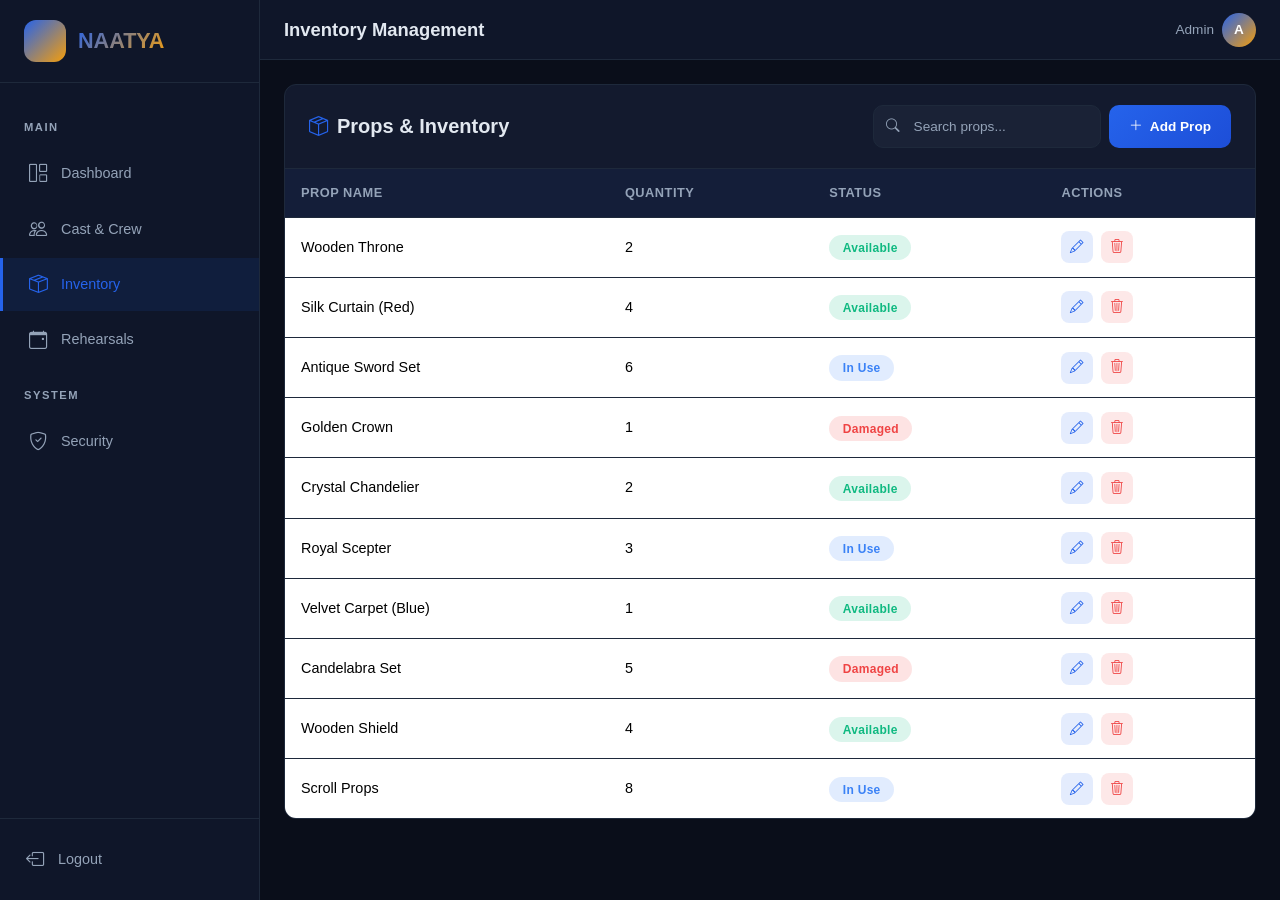
<file: inventory.html>
<!DOCTYPE html>
<html lang="en">
<head>
  <meta charset="UTF-8">
  <meta name="viewport" content="width=device-width, initial-scale=1.0">
  <title>NAATYA - Inventory</title>
  <link href="https://cdn.jsdelivr.net/npm/bootstrap@5.3.3/dist/css/bootstrap.min.css" rel="stylesheet">
  <link href="https://cdn.jsdelivr.net/npm/bootstrap-icons@1.11.3/font/bootstrap-icons.min.css" rel="stylesheet">
  <link href="assets/css/style.css" rel="stylesheet">
</head>
<body>
  <div class="wrapper">
    <!-- Sidebar -->
    <aside id="sidebar" class="sidebar">
      <div class="sidebar-brand">
        <div class="sidebar-brand-icon"><i class="bi bi-masks-theater"></i></div>
        <span class="sidebar-brand-text">NAATYA</span>
      </div>
      <nav class="sidebar-nav">
        <div class="nav-section-title">Main</div>
        <a href="dashboard.html" class="sidebar-link">
          <i class="bi bi-grid-1x2"></i> Dashboard
        </a>
        <a href="members.html" class="sidebar-link">
          <i class="bi bi-people"></i> Cast & Crew
        </a>
        <a href="inventory.html" class="sidebar-link active">
          <i class="bi bi-box-seam"></i> Inventory
        </a>
        <a href="rehearsals.html" class="sidebar-link">
          <i class="bi bi-calendar-event"></i> Rehearsals
        </a>
        <div class="nav-section-title">System</div>
        <a href="security.html" class="sidebar-link">
          <i class="bi bi-shield-check"></i> Security
        </a>
      </nav>
      <div class="sidebar-footer">
        <a href="#" class="sidebar-link btn-logout">
          <i class="bi bi-box-arrow-left"></i> Logout
        </a>
      </div>
    </aside>

    <div id="sidebarOverlay" class="sidebar-overlay"></div>

    <!-- Main Content -->
    <main class="main-content">
      <header class="top-navbar">
        <div class="d-flex align-items-center gap-3">
          <button id="sidebarToggle" class="btn-sidebar-toggle"><i class="bi bi-list"></i></button>
          <span class="page-title">Inventory Management</span>
        </div>
        <div class="navbar-actions">
          <div class="user-badge">
            <span class="d-none d-sm-inline">Admin</span>
            <div class="user-avatar">A</div>
          </div>
        </div>
      </header>

      <div class="content-area">
        <div class="content-card">
          <div class="card-header-custom">
            <h5><i class="bi bi-box-seam text-naatya-primary"></i> Props & Inventory</h5>
            <div class="d-flex gap-2 flex-wrap">
              <div class="search-bar">
                <i class="bi bi-search"></i>
                <input type="text" id="propSearch" placeholder="Search props...">
              </div>
              <button id="btnAddProp" class="btn-primary-naatya">
                <i class="bi bi-plus-lg me-1"></i> Add Prop
              </button>
            </div>
          </div>
          <div class="card-body-custom p-0">
            <div class="table-responsive">
              <table class="table table-naatya mb-0">
                <thead>
                  <tr>
                    <th>Prop Name</th>
                    <th>Quantity</th>
                    <th>Status</th>
                    <th>Actions</th>
                  </tr>
                </thead>
                <tbody id="propsTableBody">
                  <tr data-prop-id="P1">
                    <td>Wooden Throne</td>
                    <td>2</td>
                    <td><span class="badge-status badge-available">Available</span></td>
                    <td>
                      <button class="btn-action btn-action-edit me-1" title="Edit"><i class="bi bi-pencil"></i></button>
                      <button class="btn-action btn-action-delete" title="Delete"><i class="bi bi-trash3"></i></button>
                    </td>
                  </tr>
                  <tr data-prop-id="P2">
                    <td>Silk Curtain (Red)</td>
                    <td>4</td>
                    <td><span class="badge-status badge-available">Available</span></td>
                    <td>
                      <button class="btn-action btn-action-edit me-1" title="Edit"><i class="bi bi-pencil"></i></button>
                      <button class="btn-action btn-action-delete" title="Delete"><i class="bi bi-trash3"></i></button>
                    </td>
                  </tr>
                  <tr data-prop-id="P3">
                    <td>Antique Sword Set</td>
                    <td>6</td>
                    <td><span class="badge-status badge-in-use">In Use</span></td>
                    <td>
                      <button class="btn-action btn-action-edit me-1" title="Edit"><i class="bi bi-pencil"></i></button>
                      <button class="btn-action btn-action-delete" title="Delete"><i class="bi bi-trash3"></i></button>
                    </td>
                  </tr>
                  <tr data-prop-id="P4">
                    <td>Golden Crown</td>
                    <td>1</td>
                    <td><span class="badge-status badge-damaged">Damaged</span></td>
                    <td>
                      <button class="btn-action btn-action-edit me-1" title="Edit"><i class="bi bi-pencil"></i></button>
                      <button class="btn-action btn-action-delete" title="Delete"><i class="bi bi-trash3"></i></button>
                    </td>
                  </tr>
                  <tr data-prop-id="P5">
                    <td>Crystal Chandelier</td>
                    <td>2</td>
                    <td><span class="badge-status badge-available">Available</span></td>
                    <td>
                      <button class="btn-action btn-action-edit me-1" title="Edit"><i class="bi bi-pencil"></i></button>
                      <button class="btn-action btn-action-delete" title="Delete"><i class="bi bi-trash3"></i></button>
                    </td>
                  </tr>
                  <tr data-prop-id="P6">
                    <td>Royal Scepter</td>
                    <td>3</td>
                    <td><span class="badge-status badge-in-use">In Use</span></td>
                    <td>
                      <button class="btn-action btn-action-edit me-1" title="Edit"><i class="bi bi-pencil"></i></button>
                      <button class="btn-action btn-action-delete" title="Delete"><i class="bi bi-trash3"></i></button>
                    </td>
                  </tr>
                  <tr data-prop-id="P7">
                    <td>Velvet Carpet (Blue)</td>
                    <td>1</td>
                    <td><span class="badge-status badge-available">Available</span></td>
                    <td>
                      <button class="btn-action btn-action-edit me-1" title="Edit"><i class="bi bi-pencil"></i></button>
                      <button class="btn-action btn-action-delete" title="Delete"><i class="bi bi-trash3"></i></button>
                    </td>
                  </tr>
                  <tr data-prop-id="P8">
                    <td>Candelabra Set</td>
                    <td>5</td>
                    <td><span class="badge-status badge-damaged">Damaged</span></td>
                    <td>
                      <button class="btn-action btn-action-edit me-1" title="Edit"><i class="bi bi-pencil"></i></button>
                      <button class="btn-action btn-action-delete" title="Delete"><i class="bi bi-trash3"></i></button>
                    </td>
                  </tr>
                  <tr data-prop-id="P9">
                    <td>Wooden Shield</td>
                    <td>4</td>
                    <td><span class="badge-status badge-available">Available</span></td>
                    <td>
                      <button class="btn-action btn-action-edit me-1" title="Edit"><i class="bi bi-pencil"></i></button>
                      <button class="btn-action btn-action-delete" title="Delete"><i class="bi bi-trash3"></i></button>
                    </td>
                  </tr>
                  <tr data-prop-id="P10">
                    <td>Scroll Props</td>
                    <td>8</td>
                    <td><span class="badge-status badge-in-use">In Use</span></td>
                    <td>
                      <button class="btn-action btn-action-edit me-1" title="Edit"><i class="bi bi-pencil"></i></button>
                      <button class="btn-action btn-action-delete" title="Delete"><i class="bi bi-trash3"></i></button>
                    </td>
                  </tr>
                </tbody>
              </table>
            </div>
          </div>
        </div>
      </div>
    </main>
  </div>

  <!-- Add/Edit Prop Modal -->
  <div class="modal fade" id="propModal" tabindex="-1" aria-hidden="true">
    <div class="modal-dialog modal-dialog-centered">
      <div class="modal-content">
        <div class="modal-header">
          <h5 class="modal-title" id="propModalLabel">Add New Prop</h5>
          <button type="button" class="btn-close" data-bs-dismiss="modal" aria-label="Close"></button>
        </div>
        <div class="modal-body">
          <form id="propForm">
            <input type="hidden" id="propId">
            <div class="mb-3">
              <label for="propName" class="form-label">Prop Name</label>
              <input type="text" class="form-control" id="propName" placeholder="Enter prop name" required>
            </div>
            <div class="mb-3">
              <label for="propQuantity" class="form-label">Quantity</label>
              <input type="number" class="form-control" id="propQuantity" placeholder="Enter quantity" min="1" required>
            </div>
            <div class="mb-3">
              <label for="propStatus" class="form-label">Status</label>
              <select class="form-select" id="propStatus">
                <option value="Available">Available</option>
                <option value="In Use">In Use</option>
                <option value="Damaged">Damaged</option>
              </select>
            </div>
          </form>
        </div>
        <div class="modal-footer">
          <button type="button" class="btn btn-sm" style="color:var(--naatya-text-muted);" data-bs-dismiss="modal">Cancel</button>
          <button type="button" id="btnSaveProp" class="btn-primary-naatya">Save Prop</button>
        </div>
      </div>
    </div>
  </div>

  <!-- Blur Overlay for Tab Switch -->
  <div id="blurOverlay" class="blur-overlay">
    <div class="blur-message">
      <i class="bi bi-shield-lock"></i>
      <h4>Tab Switch Detected</h4>
      <p>Content hidden for security. Click to resume.</p>
    </div>
  </div>

  <script src="https://cdn.jsdelivr.net/npm/bootstrap@5.3.3/dist/js/bootstrap.bundle.min.js"></script>
  <script src="assets/js/script.js"></script>
</body>
</html>
</file>
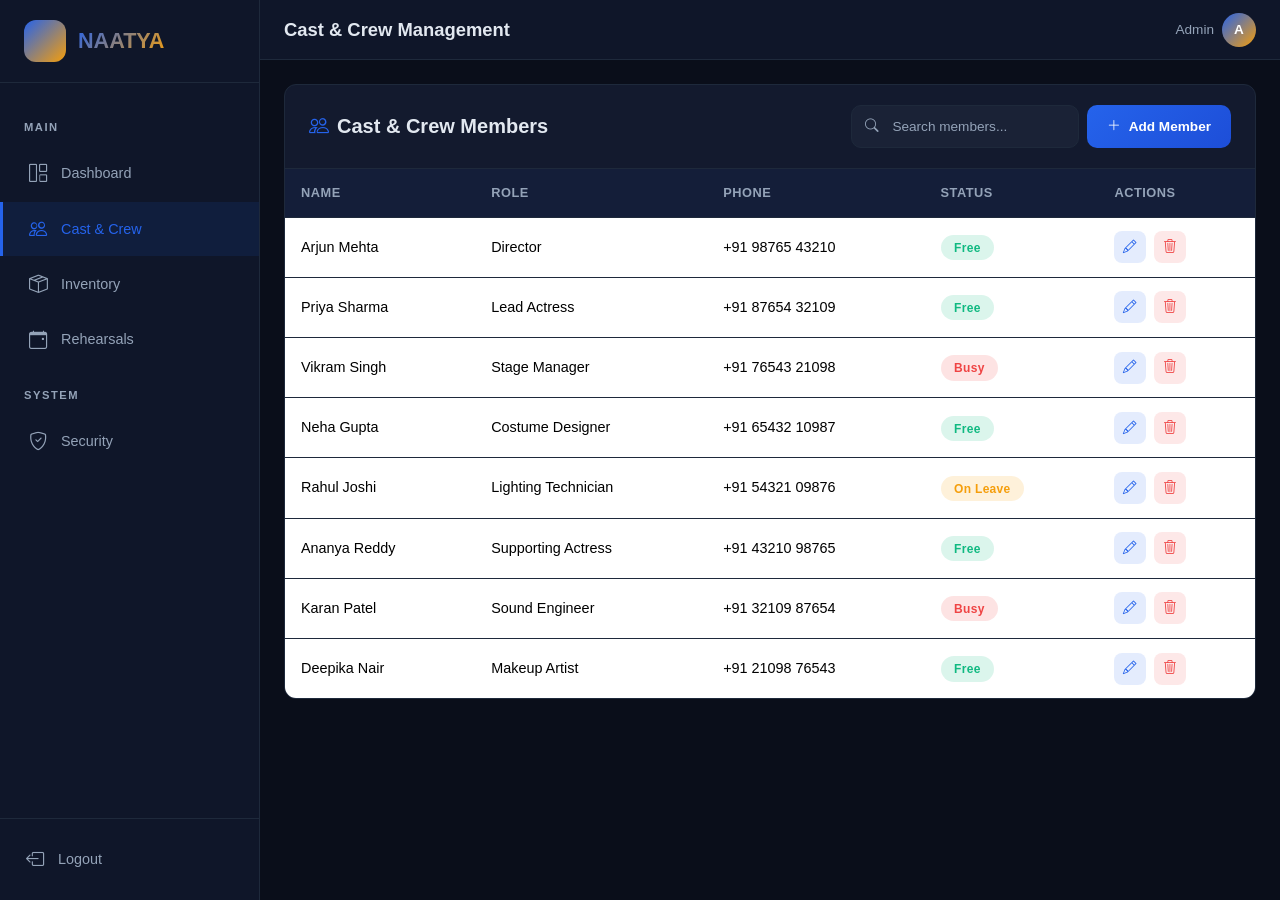
<file: members.html>
<!DOCTYPE html>
<html lang="en">
<head>
  <meta charset="UTF-8">
  <meta name="viewport" content="width=device-width, initial-scale=1.0">
  <title>NAATYA - Cast & Crew</title>
  <link href="https://cdn.jsdelivr.net/npm/bootstrap@5.3.3/dist/css/bootstrap.min.css" rel="stylesheet">
  <link href="https://cdn.jsdelivr.net/npm/bootstrap-icons@1.11.3/font/bootstrap-icons.min.css" rel="stylesheet">
  <link href="assets/css/style.css" rel="stylesheet">
</head>
<body>
  <div class="wrapper">
    <!-- Sidebar -->
    <aside id="sidebar" class="sidebar">
      <div class="sidebar-brand">
        <div class="sidebar-brand-icon"><i class="bi bi-masks-theater"></i></div>
        <span class="sidebar-brand-text">NAATYA</span>
      </div>
      <nav class="sidebar-nav">
        <div class="nav-section-title">Main</div>
        <a href="dashboard.html" class="sidebar-link">
          <i class="bi bi-grid-1x2"></i> Dashboard
        </a>
        <a href="members.html" class="sidebar-link active">
          <i class="bi bi-people"></i> Cast & Crew
        </a>
        <a href="inventory.html" class="sidebar-link">
          <i class="bi bi-box-seam"></i> Inventory
        </a>
        <a href="rehearsals.html" class="sidebar-link">
          <i class="bi bi-calendar-event"></i> Rehearsals
        </a>
        <div class="nav-section-title">System</div>
        <a href="security.html" class="sidebar-link">
          <i class="bi bi-shield-check"></i> Security
        </a>
      </nav>
      <div class="sidebar-footer">
        <a href="#" class="sidebar-link btn-logout">
          <i class="bi bi-box-arrow-left"></i> Logout
        </a>
      </div>
    </aside>

    <div id="sidebarOverlay" class="sidebar-overlay"></div>

    <!-- Main Content -->
    <main class="main-content">
      <header class="top-navbar">
        <div class="d-flex align-items-center gap-3">
          <button id="sidebarToggle" class="btn-sidebar-toggle"><i class="bi bi-list"></i></button>
          <span class="page-title">Cast & Crew Management</span>
        </div>
        <div class="navbar-actions">
          <div class="user-badge">
            <span class="d-none d-sm-inline">Admin</span>
            <div class="user-avatar">A</div>
          </div>
        </div>
      </header>

      <div class="content-area">
        <div class="content-card">
          <div class="card-header-custom">
            <h5><i class="bi bi-people text-naatya-primary"></i> Cast & Crew Members</h5>
            <div class="d-flex gap-2 flex-wrap">
              <div class="search-bar">
                <i class="bi bi-search"></i>
                <input type="text" id="memberSearch" placeholder="Search members...">
              </div>
              <button id="btnAddMember" class="btn-primary-naatya">
                <i class="bi bi-plus-lg me-1"></i> Add Member
              </button>
            </div>
          </div>
          <div class="card-body-custom p-0">
            <div class="table-responsive">
              <table class="table table-naatya mb-0">
                <thead>
                  <tr>
                    <th>Name</th>
                    <th>Role</th>
                    <th>Phone</th>
                    <th>Status</th>
                    <th>Actions</th>
                  </tr>
                </thead>
                <tbody id="membersTableBody">
                  <tr data-member-id="M1">
                    <td>Arjun Mehta</td>
                    <td>Director</td>
                    <td>+91 98765 43210</td>
                    <td><span class="badge-status badge-free">Free</span></td>
                    <td>
                      <button class="btn-action btn-action-edit me-1" title="Edit"><i class="bi bi-pencil"></i></button>
                      <button class="btn-action btn-action-delete" title="Delete"><i class="bi bi-trash3"></i></button>
                    </td>
                  </tr>
                  <tr data-member-id="M2">
                    <td>Priya Sharma</td>
                    <td>Lead Actress</td>
                    <td>+91 87654 32109</td>
                    <td><span class="badge-status badge-free">Free</span></td>
                    <td>
                      <button class="btn-action btn-action-edit me-1" title="Edit"><i class="bi bi-pencil"></i></button>
                      <button class="btn-action btn-action-delete" title="Delete"><i class="bi bi-trash3"></i></button>
                    </td>
                  </tr>
                  <tr data-member-id="M3">
                    <td>Vikram Singh</td>
                    <td>Stage Manager</td>
                    <td>+91 76543 21098</td>
                    <td><span class="badge-status badge-busy">Busy</span></td>
                    <td>
                      <button class="btn-action btn-action-edit me-1" title="Edit"><i class="bi bi-pencil"></i></button>
                      <button class="btn-action btn-action-delete" title="Delete"><i class="bi bi-trash3"></i></button>
                    </td>
                  </tr>
                  <tr data-member-id="M4">
                    <td>Neha Gupta</td>
                    <td>Costume Designer</td>
                    <td>+91 65432 10987</td>
                    <td><span class="badge-status badge-free">Free</span></td>
                    <td>
                      <button class="btn-action btn-action-edit me-1" title="Edit"><i class="bi bi-pencil"></i></button>
                      <button class="btn-action btn-action-delete" title="Delete"><i class="bi bi-trash3"></i></button>
                    </td>
                  </tr>
                  <tr data-member-id="M5">
                    <td>Rahul Joshi</td>
                    <td>Lighting Technician</td>
                    <td>+91 54321 09876</td>
                    <td><span class="badge-status badge-on-leave">On Leave</span></td>
                    <td>
                      <button class="btn-action btn-action-edit me-1" title="Edit"><i class="bi bi-pencil"></i></button>
                      <button class="btn-action btn-action-delete" title="Delete"><i class="bi bi-trash3"></i></button>
                    </td>
                  </tr>
                  <tr data-member-id="M6">
                    <td>Ananya Reddy</td>
                    <td>Supporting Actress</td>
                    <td>+91 43210 98765</td>
                    <td><span class="badge-status badge-free">Free</span></td>
                    <td>
                      <button class="btn-action btn-action-edit me-1" title="Edit"><i class="bi bi-pencil"></i></button>
                      <button class="btn-action btn-action-delete" title="Delete"><i class="bi bi-trash3"></i></button>
                    </td>
                  </tr>
                  <tr data-member-id="M7">
                    <td>Karan Patel</td>
                    <td>Sound Engineer</td>
                    <td>+91 32109 87654</td>
                    <td><span class="badge-status badge-busy">Busy</span></td>
                    <td>
                      <button class="btn-action btn-action-edit me-1" title="Edit"><i class="bi bi-pencil"></i></button>
                      <button class="btn-action btn-action-delete" title="Delete"><i class="bi bi-trash3"></i></button>
                    </td>
                  </tr>
                  <tr data-member-id="M8">
                    <td>Deepika Nair</td>
                    <td>Makeup Artist</td>
                    <td>+91 21098 76543</td>
                    <td><span class="badge-status badge-free">Free</span></td>
                    <td>
                      <button class="btn-action btn-action-edit me-1" title="Edit"><i class="bi bi-pencil"></i></button>
                      <button class="btn-action btn-action-delete" title="Delete"><i class="bi bi-trash3"></i></button>
                    </td>
                  </tr>
                </tbody>
              </table>
            </div>
          </div>
        </div>
      </div>
    </main>
  </div>

  <!-- Add/Edit Member Modal -->
  <div class="modal fade" id="memberModal" tabindex="-1" aria-hidden="true">
    <div class="modal-dialog modal-dialog-centered">
      <div class="modal-content">
        <div class="modal-header">
          <h5 class="modal-title" id="memberModalLabel">Add New Member</h5>
          <button type="button" class="btn-close" data-bs-dismiss="modal" aria-label="Close"></button>
        </div>
        <div class="modal-body">
          <form id="memberForm">
            <input type="hidden" id="memberId">
            <div class="mb-3">
              <label for="memberName" class="form-label">Full Name</label>
              <input type="text" class="form-control" id="memberName" placeholder="Enter full name" required>
            </div>
            <div class="mb-3">
              <label for="memberRole" class="form-label">Role</label>
              <input type="text" class="form-control" id="memberRole" placeholder="e.g., Director, Actor, Technician" required>
            </div>
            <div class="mb-3">
              <label for="memberPhone" class="form-label">Phone Number</label>
              <input type="tel" class="form-control" id="memberPhone" placeholder="+91 XXXXX XXXXX" required>
            </div>
            <div class="mb-3">
              <label for="memberStatus" class="form-label">Availability Status</label>
              <select class="form-select" id="memberStatus">
                <option value="Free">Free</option>
                <option value="Busy">Busy</option>
                <option value="On Leave">On Leave</option>
              </select>
            </div>
          </form>
        </div>
        <div class="modal-footer">
          <button type="button" class="btn btn-sm" style="color:var(--naatya-text-muted);" data-bs-dismiss="modal">Cancel</button>
          <button type="button" id="btnSaveMember" class="btn-primary-naatya">Save Member</button>
        </div>
      </div>
    </div>
  </div>

  <!-- Blur Overlay for Tab Switch -->
  <div id="blurOverlay" class="blur-overlay">
    <div class="blur-message">
      <i class="bi bi-shield-lock"></i>
      <h4>Tab Switch Detected</h4>
      <p>Content hidden for security. Click to resume.</p>
    </div>
  </div>

  <script src="https://cdn.jsdelivr.net/npm/bootstrap@5.3.3/dist/js/bootstrap.bundle.min.js"></script>
  <script src="assets/js/script.js"></script>
</body>
</html>
</file>
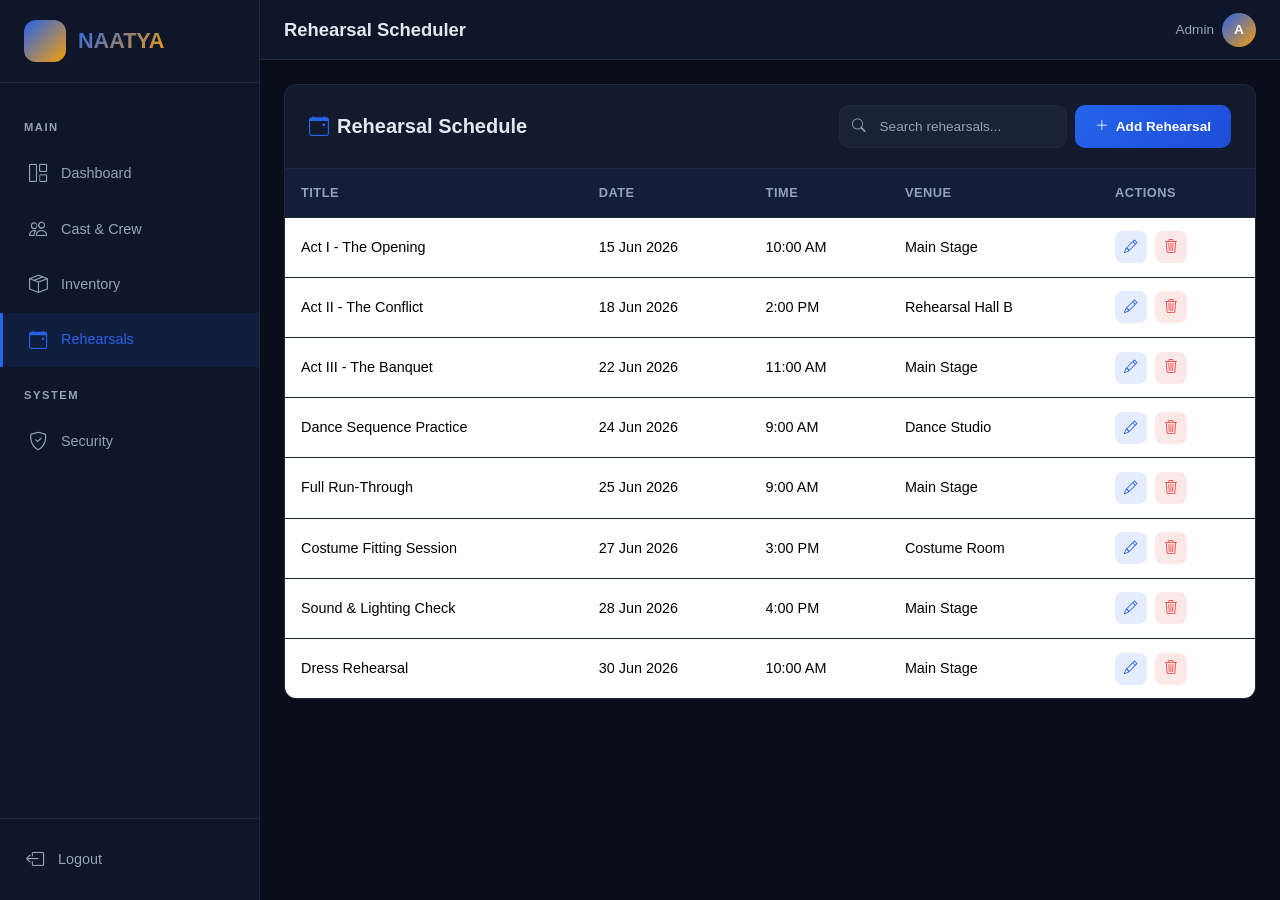
<file: rehearsals.html>
<!DOCTYPE html>
<html lang="en">
<head>
  <meta charset="UTF-8">
  <meta name="viewport" content="width=device-width, initial-scale=1.0">
  <title>NAATYA - Rehearsals</title>
  <link href="https://cdn.jsdelivr.net/npm/bootstrap@5.3.3/dist/css/bootstrap.min.css" rel="stylesheet">
  <link href="https://cdn.jsdelivr.net/npm/bootstrap-icons@1.11.3/font/bootstrap-icons.min.css" rel="stylesheet">
  <link href="assets/css/style.css" rel="stylesheet">
</head>
<body>
  <div class="wrapper">
    <!-- Sidebar -->
    <aside id="sidebar" class="sidebar">
      <div class="sidebar-brand">
        <div class="sidebar-brand-icon"><i class="bi bi-masks-theater"></i></div>
        <span class="sidebar-brand-text">NAATYA</span>
      </div>
      <nav class="sidebar-nav">
        <div class="nav-section-title">Main</div>
        <a href="dashboard.html" class="sidebar-link">
          <i class="bi bi-grid-1x2"></i> Dashboard
        </a>
        <a href="members.html" class="sidebar-link">
          <i class="bi bi-people"></i> Cast & Crew
        </a>
        <a href="inventory.html" class="sidebar-link">
          <i class="bi bi-box-seam"></i> Inventory
        </a>
        <a href="rehearsals.html" class="sidebar-link active">
          <i class="bi bi-calendar-event"></i> Rehearsals
        </a>
        <div class="nav-section-title">System</div>
        <a href="security.html" class="sidebar-link">
          <i class="bi bi-shield-check"></i> Security
        </a>
      </nav>
      <div class="sidebar-footer">
        <a href="#" class="sidebar-link btn-logout">
          <i class="bi bi-box-arrow-left"></i> Logout
        </a>
      </div>
    </aside>

    <div id="sidebarOverlay" class="sidebar-overlay"></div>

    <!-- Main Content -->
    <main class="main-content">
      <header class="top-navbar">
        <div class="d-flex align-items-center gap-3">
          <button id="sidebarToggle" class="btn-sidebar-toggle"><i class="bi bi-list"></i></button>
          <span class="page-title">Rehearsal Scheduler</span>
        </div>
        <div class="navbar-actions">
          <div class="user-badge">
            <span class="d-none d-sm-inline">Admin</span>
            <div class="user-avatar">A</div>
          </div>
        </div>
      </header>

      <div class="content-area">
        <div class="content-card">
          <div class="card-header-custom">
            <h5><i class="bi bi-calendar-event text-naatya-primary"></i> Rehearsal Schedule</h5>
            <div class="d-flex gap-2 flex-wrap">
              <div class="search-bar">
                <i class="bi bi-search"></i>
                <input type="text" id="rehearsalSearch" placeholder="Search rehearsals...">
              </div>
              <button id="btnAddRehearsal" class="btn-primary-naatya">
                <i class="bi bi-plus-lg me-1"></i> Add Rehearsal
              </button>
            </div>
          </div>
          <div class="card-body-custom p-0">
            <div class="table-responsive">
              <table class="table table-naatya mb-0">
                <thead>
                  <tr>
                    <th>Title</th>
                    <th>Date</th>
                    <th>Time</th>
                    <th>Venue</th>
                    <th>Actions</th>
                  </tr>
                </thead>
                <tbody id="rehearsalsTableBody">
                  <tr data-rehearsal-id="R1">
                    <td>Act I - The Opening</td>
                    <td>15 Jun 2026</td>
                    <td>10:00 AM</td>
                    <td>Main Stage</td>
                    <td>
                      <button class="btn-action btn-action-edit me-1" title="Edit"><i class="bi bi-pencil"></i></button>
                      <button class="btn-action btn-action-delete" title="Delete"><i class="bi bi-trash3"></i></button>
                    </td>
                  </tr>
                  <tr data-rehearsal-id="R2">
                    <td>Act II - The Conflict</td>
                    <td>18 Jun 2026</td>
                    <td>2:00 PM</td>
                    <td>Rehearsal Hall B</td>
                    <td>
                      <button class="btn-action btn-action-edit me-1" title="Edit"><i class="bi bi-pencil"></i></button>
                      <button class="btn-action btn-action-delete" title="Delete"><i class="bi bi-trash3"></i></button>
                    </td>
                  </tr>
                  <tr data-rehearsal-id="R3">
                    <td>Act III - The Banquet</td>
                    <td>22 Jun 2026</td>
                    <td>11:00 AM</td>
                    <td>Main Stage</td>
                    <td>
                      <button class="btn-action btn-action-edit me-1" title="Edit"><i class="bi bi-pencil"></i></button>
                      <button class="btn-action btn-action-delete" title="Delete"><i class="bi bi-trash3"></i></button>
                    </td>
                  </tr>
                  <tr data-rehearsal-id="R4">
                    <td>Dance Sequence Practice</td>
                    <td>24 Jun 2026</td>
                    <td>9:00 AM</td>
                    <td>Dance Studio</td>
                    <td>
                      <button class="btn-action btn-action-edit me-1" title="Edit"><i class="bi bi-pencil"></i></button>
                      <button class="btn-action btn-action-delete" title="Delete"><i class="bi bi-trash3"></i></button>
                    </td>
                  </tr>
                  <tr data-rehearsal-id="R5">
                    <td>Full Run-Through</td>
                    <td>25 Jun 2026</td>
                    <td>9:00 AM</td>
                    <td>Main Stage</td>
                    <td>
                      <button class="btn-action btn-action-edit me-1" title="Edit"><i class="bi bi-pencil"></i></button>
                      <button class="btn-action btn-action-delete" title="Delete"><i class="bi bi-trash3"></i></button>
                    </td>
                  </tr>
                  <tr data-rehearsal-id="R6">
                    <td>Costume Fitting Session</td>
                    <td>27 Jun 2026</td>
                    <td>3:00 PM</td>
                    <td>Costume Room</td>
                    <td>
                      <button class="btn-action btn-action-edit me-1" title="Edit"><i class="bi bi-pencil"></i></button>
                      <button class="btn-action btn-action-delete" title="Delete"><i class="bi bi-trash3"></i></button>
                    </td>
                  </tr>
                  <tr data-rehearsal-id="R7">
                    <td>Sound & Lighting Check</td>
                    <td>28 Jun 2026</td>
                    <td>4:00 PM</td>
                    <td>Main Stage</td>
                    <td>
                      <button class="btn-action btn-action-edit me-1" title="Edit"><i class="bi bi-pencil"></i></button>
                      <button class="btn-action btn-action-delete" title="Delete"><i class="bi bi-trash3"></i></button>
                    </td>
                  </tr>
                  <tr data-rehearsal-id="R8">
                    <td>Dress Rehearsal</td>
                    <td>30 Jun 2026</td>
                    <td>10:00 AM</td>
                    <td>Main Stage</td>
                    <td>
                      <button class="btn-action btn-action-edit me-1" title="Edit"><i class="bi bi-pencil"></i></button>
                      <button class="btn-action btn-action-delete" title="Delete"><i class="bi bi-trash3"></i></button>
                    </td>
                  </tr>
                </tbody>
              </table>
            </div>
          </div>
        </div>
      </div>
    </main>
  </div>

  <!-- Add/Edit Rehearsal Modal -->
  <div class="modal fade" id="rehearsalModal" tabindex="-1" aria-hidden="true">
    <div class="modal-dialog modal-dialog-centered">
      <div class="modal-content">
        <div class="modal-header">
          <h5 class="modal-title" id="rehearsalModalLabel">Schedule New Rehearsal</h5>
          <button type="button" class="btn-close" data-bs-dismiss="modal" aria-label="Close"></button>
        </div>
        <div class="modal-body">
          <form id="rehearsalForm">
            <input type="hidden" id="rehearsalId">
            <div class="mb-3">
              <label for="rehearsalTitle" class="form-label">Rehearsal Title</label>
              <input type="text" class="form-control" id="rehearsalTitle" placeholder="Enter rehearsal title" required>
            </div>
            <div class="mb-3">
              <label for="rehearsalDate" class="form-label">Date</label>
              <input type="date" class="form-control" id="rehearsalDate" required>
            </div>
            <div class="mb-3">
              <label for="rehearsalTime" class="form-label">Time</label>
              <input type="time" class="form-control" id="rehearsalTime" required>
            </div>
            <div class="mb-3">
              <label for="rehearsalVenue" class="form-label">Venue</label>
              <input type="text" class="form-control" id="rehearsalVenue" placeholder="e.g., Main Stage, Rehearsal Hall B" required>
            </div>
          </form>
        </div>
        <div class="modal-footer">
          <button type="button" class="btn btn-sm" style="color:var(--naatya-text-muted);" data-bs-dismiss="modal">Cancel</button>
          <button type="button" id="btnSaveRehearsal" class="btn-primary-naatya">Save Rehearsal</button>
        </div>
      </div>
    </div>
  </div>

  <!-- Blur Overlay for Tab Switch -->
  <div id="blurOverlay" class="blur-overlay">
    <div class="blur-message">
      <i class="bi bi-shield-lock"></i>
      <h4>Tab Switch Detected</h4>
      <p>Content hidden for security. Click to resume.</p>
    </div>
  </div>

  <script src="https://cdn.jsdelivr.net/npm/bootstrap@5.3.3/dist/js/bootstrap.bundle.min.js"></script>
  <script src="assets/js/script.js"></script>
</body>
</html>
</file>
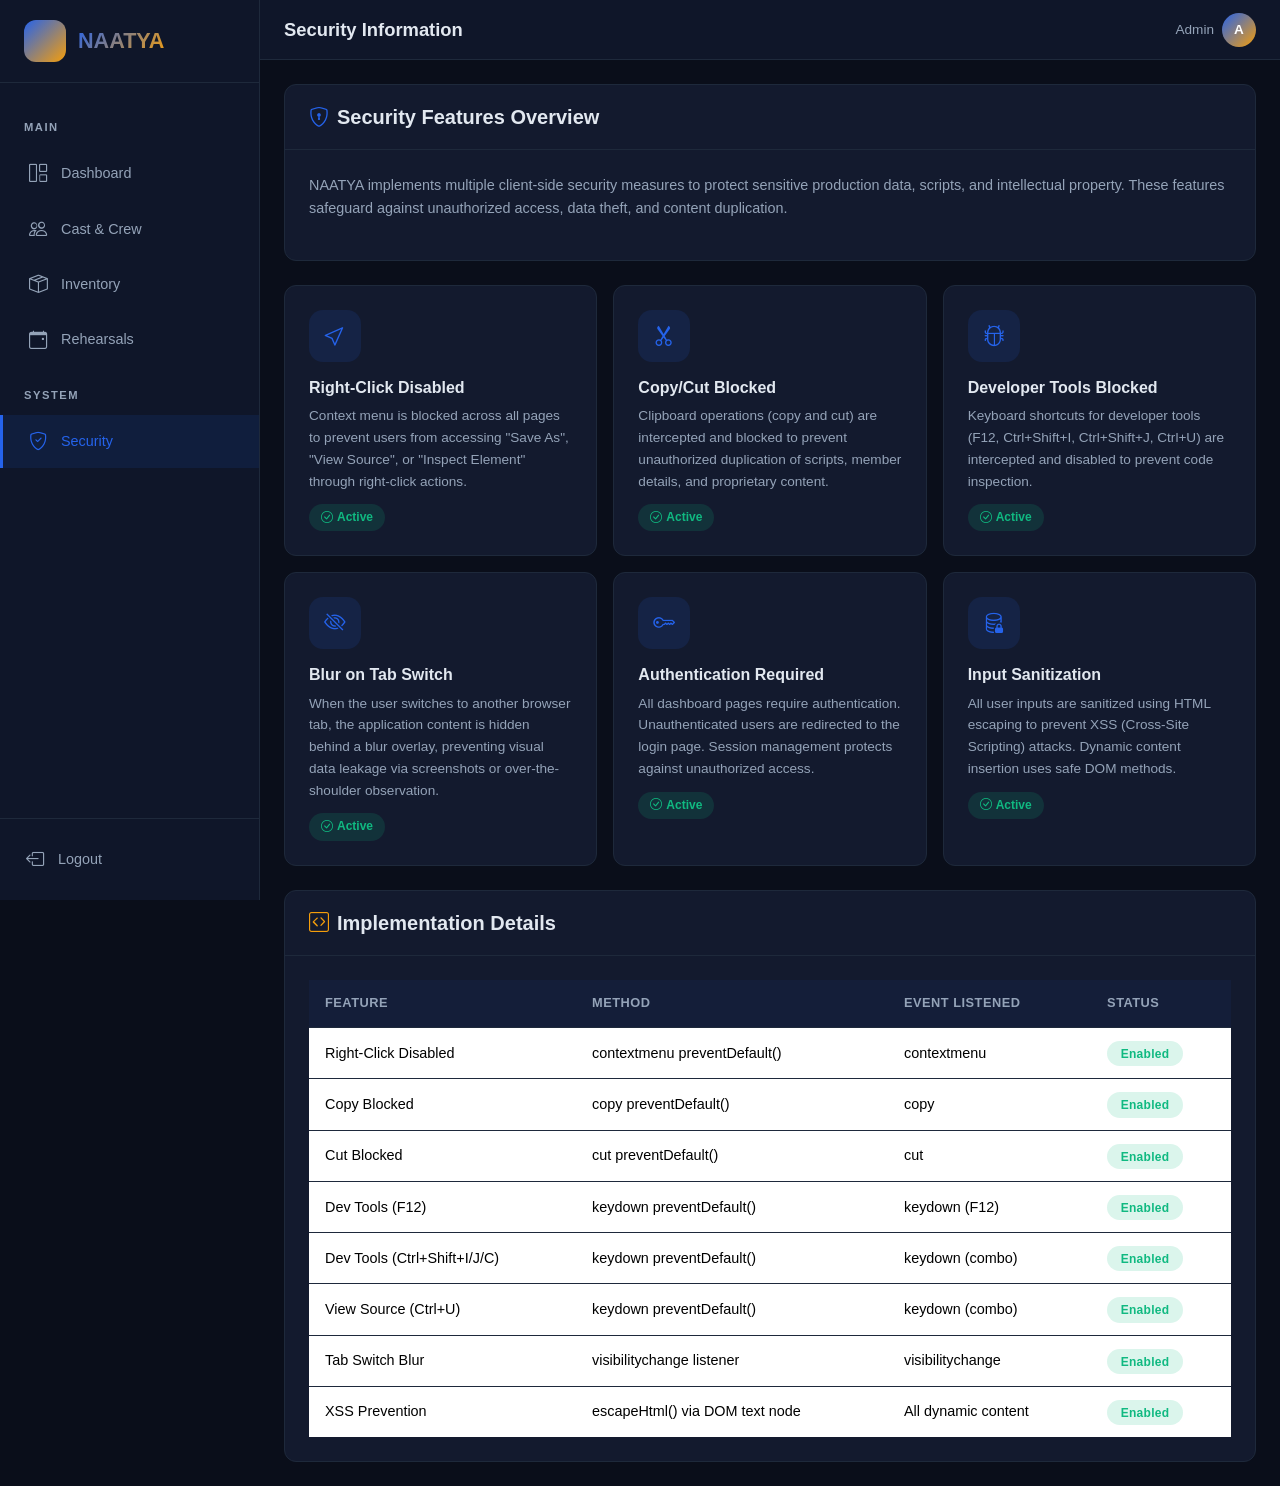
<file: security.html>
<!DOCTYPE html>
<html lang="en">
<head>
  <meta charset="UTF-8">
  <meta name="viewport" content="width=device-width, initial-scale=1.0">
  <title>NAATYA - Security</title>
  <link href="https://cdn.jsdelivr.net/npm/bootstrap@5.3.3/dist/css/bootstrap.min.css" rel="stylesheet">
  <link href="https://cdn.jsdelivr.net/npm/bootstrap-icons@1.11.3/font/bootstrap-icons.min.css" rel="stylesheet">
  <link href="assets/css/style.css" rel="stylesheet">
</head>
<body>
  <div class="wrapper">
    <!-- Sidebar -->
    <aside id="sidebar" class="sidebar">
      <div class="sidebar-brand">
        <div class="sidebar-brand-icon"><i class="bi bi-masks-theater"></i></div>
        <span class="sidebar-brand-text">NAATYA</span>
      </div>
      <nav class="sidebar-nav">
        <div class="nav-section-title">Main</div>
        <a href="dashboard.html" class="sidebar-link">
          <i class="bi bi-grid-1x2"></i> Dashboard
        </a>
        <a href="members.html" class="sidebar-link">
          <i class="bi bi-people"></i> Cast & Crew
        </a>
        <a href="inventory.html" class="sidebar-link">
          <i class="bi bi-box-seam"></i> Inventory
        </a>
        <a href="rehearsals.html" class="sidebar-link">
          <i class="bi bi-calendar-event"></i> Rehearsals
        </a>
        <div class="nav-section-title">System</div>
        <a href="security.html" class="sidebar-link active">
          <i class="bi bi-shield-check"></i> Security
        </a>
      </nav>
      <div class="sidebar-footer">
        <a href="#" class="sidebar-link btn-logout">
          <i class="bi bi-box-arrow-left"></i> Logout
        </a>
      </div>
    </aside>

    <div id="sidebarOverlay" class="sidebar-overlay"></div>

    <!-- Main Content -->
    <main class="main-content">
      <header class="top-navbar">
        <div class="d-flex align-items-center gap-3">
          <button id="sidebarToggle" class="btn-sidebar-toggle"><i class="bi bi-list"></i></button>
          <span class="page-title">Security Information</span>
        </div>
        <div class="navbar-actions">
          <div class="user-badge">
            <span class="d-none d-sm-inline">Admin</span>
            <div class="user-avatar">A</div>
          </div>
        </div>
      </header>

      <div class="content-area">
        <!-- Security Overview -->
        <div class="content-card mb-4">
          <div class="card-header-custom">
            <h5><i class="bi bi-shield-lock text-naatya-primary"></i> Security Features Overview</h5>
          </div>
          <div class="card-body-custom">
            <p class="text-naatya-muted" style="font-size:0.9rem;">
              NAATYA implements multiple client-side security measures to protect sensitive production data,
              scripts, and intellectual property. These features safeguard against unauthorized access,
              data theft, and content duplication.
            </p>
          </div>
        </div>

        <!-- Security Feature Cards -->
        <div class="row g-3 mb-4">
          <div class="col-md-6 col-lg-4">
            <div class="security-feature">
              <div class="feature-icon"><i class="bi bi-cursor"></i></div>
              <h6>Right-Click Disabled</h6>
              <p>Context menu is blocked across all pages to prevent users from accessing "Save As", "View Source", or "Inspect Element" through right-click actions.</p>
              <span class="feature-status"><i class="bi bi-check-circle me-1"></i>Active</span>
            </div>
          </div>
          <div class="col-md-6 col-lg-4">
            <div class="security-feature">
              <div class="feature-icon"><i class="bi bi-scissors"></i></div>
              <h6>Copy/Cut Blocked</h6>
              <p>Clipboard operations (copy and cut) are intercepted and blocked to prevent unauthorized duplication of scripts, member details, and proprietary content.</p>
              <span class="feature-status"><i class="bi bi-check-circle me-1"></i>Active</span>
            </div>
          </div>
          <div class="col-md-6 col-lg-4">
            <div class="security-feature">
              <div class="feature-icon"><i class="bi bi-bug"></i></div>
              <h6>Developer Tools Blocked</h6>
              <p>Keyboard shortcuts for developer tools (F12, Ctrl+Shift+I, Ctrl+Shift+J, Ctrl+U) are intercepted and disabled to prevent code inspection.</p>
              <span class="feature-status"><i class="bi bi-check-circle me-1"></i>Active</span>
            </div>
          </div>
          <div class="col-md-6 col-lg-4">
            <div class="security-feature">
              <div class="feature-icon"><i class="bi bi-eye-slash"></i></div>
              <h6>Blur on Tab Switch</h6>
              <p>When the user switches to another browser tab, the application content is hidden behind a blur overlay, preventing visual data leakage via screenshots or over-the-shoulder observation.</p>
              <span class="feature-status"><i class="bi bi-check-circle me-1"></i>Active</span>
            </div>
          </div>
          <div class="col-md-6 col-lg-4">
            <div class="security-feature">
              <div class="feature-icon"><i class="bi bi-key"></i></div>
              <h6>Authentication Required</h6>
              <p>All dashboard pages require authentication. Unauthenticated users are redirected to the login page. Session management protects against unauthorized access.</p>
              <span class="feature-status"><i class="bi bi-check-circle me-1"></i>Active</span>
            </div>
          </div>
          <div class="col-md-6 col-lg-4">
            <div class="security-feature">
              <div class="feature-icon"><i class="bi bi-database-lock"></i></div>
              <h6>Input Sanitization</h6>
              <p>All user inputs are sanitized using HTML escaping to prevent XSS (Cross-Site Scripting) attacks. Dynamic content insertion uses safe DOM methods.</p>
              <span class="feature-status"><i class="bi bi-check-circle me-1"></i>Active</span>
            </div>
          </div>
        </div>

        <!-- Security Implementation Details -->
        <div class="content-card">
          <div class="card-header-custom">
            <h5><i class="bi bi-code-square text-naatya-accent"></i> Implementation Details</h5>
          </div>
          <div class="card-body-custom">
            <div class="table-responsive">
              <table class="table table-naatya">
                <thead>
                  <tr>
                    <th>Feature</th>
                    <th>Method</th>
                    <th>Event Listened</th>
                    <th>Status</th>
                  </tr>
                </thead>
                <tbody>
                  <tr>
                    <td>Right-Click Disabled</td>
                    <td>contextmenu preventDefault()</td>
                    <td>contextmenu</td>
                    <td><span class="badge-status badge-available">Enabled</span></td>
                  </tr>
                  <tr>
                    <td>Copy Blocked</td>
                    <td>copy preventDefault()</td>
                    <td>copy</td>
                    <td><span class="badge-status badge-available">Enabled</span></td>
                  </tr>
                  <tr>
                    <td>Cut Blocked</td>
                    <td>cut preventDefault()</td>
                    <td>cut</td>
                    <td><span class="badge-status badge-available">Enabled</span></td>
                  </tr>
                  <tr>
                    <td>Dev Tools (F12)</td>
                    <td>keydown preventDefault()</td>
                    <td>keydown (F12)</td>
                    <td><span class="badge-status badge-available">Enabled</span></td>
                  </tr>
                  <tr>
                    <td>Dev Tools (Ctrl+Shift+I/J/C)</td>
                    <td>keydown preventDefault()</td>
                    <td>keydown (combo)</td>
                    <td><span class="badge-status badge-available">Enabled</span></td>
                  </tr>
                  <tr>
                    <td>View Source (Ctrl+U)</td>
                    <td>keydown preventDefault()</td>
                    <td>keydown (combo)</td>
                    <td><span class="badge-status badge-available">Enabled</span></td>
                  </tr>
                  <tr>
                    <td>Tab Switch Blur</td>
                    <td>visibilitychange listener</td>
                    <td>visibilitychange</td>
                    <td><span class="badge-status badge-available">Enabled</span></td>
                  </tr>
                  <tr>
                    <td>XSS Prevention</td>
                    <td>escapeHtml() via DOM text node</td>
                    <td>All dynamic content</td>
                    <td><span class="badge-status badge-available">Enabled</span></td>
                  </tr>
                </tbody>
              </table>
            </div>
          </div>
        </div>
      </div>
    </main>
  </div>

  <!-- Blur Overlay for Tab Switch -->
  <div id="blurOverlay" class="blur-overlay">
    <div class="blur-message">
      <i class="bi bi-shield-lock"></i>
      <h4>Tab Switch Detected</h4>
      <p>Content hidden for security. Click to resume.</p>
    </div>
  </div>

  <script src="https://cdn.jsdelivr.net/npm/bootstrap@5.3.3/dist/js/bootstrap.bundle.min.js"></script>
  <script src="assets/js/script.js"></script>
</body>
</html>
</file>
<file: assets/css/style.css>
/* ============================================
   NAATYA - Theatre Production Management System
   Custom Stylesheet
   ============================================ */

/* ---------- CSS Variables ---------- */
:root {
  --naatya-bg: #0a0e1a;
  --naatya-sidebar: #0f1629;
  --naatya-card: #131a2e;
  --naatya-card-hover: #182240;
  --naatya-primary: #2563eb;
  --naatya-primary-hover: #1d4ed8;
  --naatya-accent: #f59e0b;
  --naatya-accent-hover: #d97706;
  --naatya-success: #10b981;
  --naatya-warning: #f59e0b;
  --naatya-danger: #ef4444;
  --naatya-info: #3b82f6;
  --naatya-text: #e2e8f0;
  --naatya-text-muted: #94a3b8;
  --naatya-border: #1e293b;
  --naatya-input-bg: #1a2236;
  --naatya-gradient: linear-gradient(135deg, #1e3a5f 0%, #0a0e1a 100%);
  --naatya-sidebar-width: 260px;
  --naatya-topbar-height: 60px;
  --naatya-radius: 12px;
  --naatya-shadow: 0 4px 24px rgba(0, 0, 0, 0.3);
  --naatya-transition: 0.3s cubic-bezier(0.4, 0, 0.2, 1);
}

/* ---------- Reset & Base ---------- */
* {
  margin: 0;
  padding: 0;
  box-sizing: border-box;
}

html {
  scroll-behavior: smooth;
}

body {
  font-family: 'Segoe UI', 'Inter', -apple-system, BlinkMacSystemFont, sans-serif;
  background: var(--naatya-bg);
  color: var(--naatya-text);
  line-height: 1.6;
  overflow-x: hidden;
}

a {
  text-decoration: none;
  color: inherit;
}

/* ---------- Scrollbar ---------- */
::-webkit-scrollbar {
  width: 6px;
}

::-webkit-scrollbar-track {
  background: var(--naatya-bg);
}

::-webkit-scrollbar-thumb {
  background: var(--naatya-primary);
  border-radius: 3px;
}

::-webkit-scrollbar-thumb:hover {
  background: var(--naatya-primary-hover);
}

/* ---------- Login Page ---------- */
.login-page {
  min-height: 100vh;
  display: flex;
  align-items: center;
  justify-content: center;
  background: var(--naatya-gradient);
  position: relative;
  overflow: hidden;
}

.login-page::before {
  content: '';
  position: absolute;
  width: 500px;
  height: 500px;
  background: radial-gradient(circle, rgba(37, 99, 235, 0.15), transparent 70%);
  top: -100px;
  right: -100px;
  border-radius: 50%;
  animation: float 6s ease-in-out infinite;
}

.login-page::after {
  content: '';
  position: absolute;
  width: 400px;
  height: 400px;
  background: radial-gradient(circle, rgba(245, 158, 11, 0.1), transparent 70%);
  bottom: -80px;
  left: -80px;
  border-radius: 50%;
  animation: float 8s ease-in-out infinite reverse;
}

@keyframes float {
  0%, 100% { transform: translate(0, 0); }
  50% { transform: translate(30px, -30px); }
}

.login-card {
  background: var(--naatya-card);
  border: 1px solid var(--naatya-border);
  border-radius: var(--naatya-radius);
  padding: 3rem 2.5rem;
  width: 100%;
  max-width: 440px;
  box-shadow: var(--naatya-shadow);
  position: relative;
  z-index: 1;
  animation: slideUp 0.6s ease-out;
}

@keyframes slideUp {
  from { opacity: 0; transform: translateY(30px); }
  to { opacity: 1; transform: translateY(0); }
}

.login-logo {
  width: 80px;
  height: 80px;
  margin: 0 auto 1rem;
  background: linear-gradient(135deg, var(--naatya-primary), var(--naatya-accent));
  border-radius: 20px;
  display: flex;
  align-items: center;
  justify-content: center;
  font-size: 2rem;
  color: #fff;
  box-shadow: 0 4px 20px rgba(37, 99, 235, 0.3);
}

.login-title {
  font-size: 2rem;
  font-weight: 700;
  text-align: center;
  background: linear-gradient(135deg, var(--naatya-primary), var(--naatya-accent));
  -webkit-background-clip: text;
  -webkit-text-fill-color: transparent;
  background-clip: text;
  margin-bottom: 0.25rem;
}

.login-subtitle {
  text-align: center;
  color: var(--naatya-text-muted);
  font-size: 0.9rem;
  margin-bottom: 2rem;
}

.login-card .form-control {
  background: var(--naatya-input-bg);
  border: 1px solid var(--naatya-border);
  color: var(--naatya-text);
  border-radius: 10px;
  padding: 0.75rem 1rem 0.75rem 2.75rem;
  transition: var(--naatya-transition);
}

.login-card .form-control:focus {
  background: var(--naatya-input-bg);
  border-color: var(--naatya-primary);
  color: var(--naatya-text);
  box-shadow: 0 0 0 3px rgba(37, 99, 235, 0.15);
}

.login-card .input-group-text {
  background: var(--naatya-input-bg);
  border: 1px solid var(--naatya-border);
  color: var(--naatya-text-muted);
  border-radius: 10px 0 0 10px;
}

.btn-naatya {
  background: linear-gradient(135deg, var(--naatya-primary), var(--naatya-primary-hover));
  color: #fff;
  border: none;
  border-radius: 10px;
  padding: 0.75rem;
  font-weight: 600;
  font-size: 1rem;
  width: 100%;
  transition: var(--naatya-transition);
  position: relative;
  overflow: hidden;
}

.btn-naatya::after {
  content: '';
  position: absolute;
  inset: 0;
  background: linear-gradient(135deg, transparent, rgba(255, 255, 255, 0.1));
  opacity: 0;
  transition: var(--naatya-transition);
}

.btn-naatya:hover {
  transform: translateY(-2px);
  box-shadow: 0 4px 20px rgba(37, 99, 235, 0.4);
  color: #fff;
}

.btn-naatya:hover::after {
  opacity: 1;
}

.btn-naatya:active {
  transform: translateY(0);
}

/* ---------- Layout ---------- */
.wrapper {
  display: flex;
  min-height: 100vh;
}

/* ---------- Sidebar ---------- */
.sidebar {
  width: var(--naatya-sidebar-width);
  background: var(--naatya-sidebar);
  border-right: 1px solid var(--naatya-border);
  position: fixed;
  top: 0;
  left: 0;
  height: 100vh;
  z-index: 1040;
  transition: var(--naatya-transition);
  display: flex;
  flex-direction: column;
}

.sidebar-brand {
  padding: 1.25rem 1.5rem;
  display: flex;
  align-items: center;
  gap: 0.75rem;
  border-bottom: 1px solid var(--naatya-border);
}

.sidebar-brand-icon {
  width: 42px;
  height: 42px;
  background: linear-gradient(135deg, var(--naatya-primary), var(--naatya-accent));
  border-radius: 12px;
  display: flex;
  align-items: center;
  justify-content: center;
  font-size: 1.25rem;
  color: #fff;
  flex-shrink: 0;
}

.sidebar-brand-text {
  font-size: 1.35rem;
  font-weight: 700;
  background: linear-gradient(135deg, var(--naatya-primary), var(--naatya-accent));
  -webkit-background-clip: text;
  -webkit-text-fill-color: transparent;
  background-clip: text;
}

.sidebar-nav {
  padding: 1rem 0;
  flex: 1;
  overflow-y: auto;
}

.sidebar-nav .nav-section-title {
  font-size: 0.7rem;
  font-weight: 600;
  text-transform: uppercase;
  letter-spacing: 1.5px;
  color: var(--naatya-text-muted);
  padding: 0.75rem 1.5rem 0.5rem;
  margin-top: 0.5rem;
}

.sidebar-link {
  display: flex;
  align-items: center;
  gap: 0.75rem;
  padding: 0.75rem 1.5rem;
  color: var(--naatya-text-muted);
  font-size: 0.9rem;
  font-weight: 500;
  transition: var(--naatya-transition);
  border-left: 3px solid transparent;
  margin: 2px 0;
}

.sidebar-link:hover {
  color: var(--naatya-text);
  background: rgba(37, 99, 235, 0.08);
  border-left-color: rgba(37, 99, 235, 0.3);
}

.sidebar-link.active {
  color: var(--naatya-primary);
  background: rgba(37, 99, 235, 0.1);
  border-left-color: var(--naatya-primary);
}

.sidebar-link i {
  font-size: 1.15rem;
  width: 22px;
  text-align: center;
}

.sidebar-footer {
  padding: 1rem 1.5rem;
  border-top: 1px solid var(--naatya-border);
}

.sidebar-footer .sidebar-link {
  padding: 0.5rem 0;
  border-left: none;
}

.sidebar-overlay {
  display: none;
  position: fixed;
  inset: 0;
  background: rgba(0, 0, 0, 0.5);
  z-index: 1035;
}

/* ---------- Main Content ---------- */
.main-content {
  margin-left: var(--naatya-sidebar-width);
  flex: 1;
  min-height: 100vh;
  transition: var(--naatya-transition);
}

/* ---------- Top Navbar ---------- */
.top-navbar {
  height: var(--naatya-topbar-height);
  background: var(--naatya-sidebar);
  border-bottom: 1px solid var(--naatya-border);
  display: flex;
  align-items: center;
  justify-content: space-between;
  padding: 0 1.5rem;
  position: sticky;
  top: 0;
  z-index: 1020;
}

.top-navbar .page-title {
  font-size: 1.15rem;
  font-weight: 600;
  color: var(--naatya-text);
}

.top-navbar .navbar-actions {
  display: flex;
  align-items: center;
  gap: 1rem;
}

.btn-sidebar-toggle {
  display: none;
  background: none;
  border: none;
  color: var(--naatya-text);
  font-size: 1.25rem;
  cursor: pointer;
  padding: 0.25rem;
}

.top-navbar .user-badge {
  display: flex;
  align-items: center;
  gap: 0.5rem;
  color: var(--naatya-text-muted);
  font-size: 0.85rem;
}

.top-navbar .user-avatar {
  width: 34px;
  height: 34px;
  border-radius: 50%;
  background: linear-gradient(135deg, var(--naatya-primary), var(--naatya-accent));
  display: flex;
  align-items: center;
  justify-content: center;
  font-size: 0.85rem;
  font-weight: 600;
  color: #fff;
}

/* ---------- Content Area ---------- */
.content-area {
  padding: 1.5rem;
}

/* ---------- Stat Cards ---------- */
.stat-card {
  background: var(--naatya-card);
  border: 1px solid var(--naatya-border);
  border-radius: var(--naatya-radius);
  padding: 1.5rem;
  transition: var(--naatya-transition);
  position: relative;
  overflow: hidden;
}

.stat-card::before {
  content: '';
  position: absolute;
  top: 0;
  left: 0;
  right: 0;
  height: 3px;
  border-radius: var(--naatya-radius) var(--naatya-radius) 0 0;
}

.stat-card.card-primary::before { background: var(--naatya-primary); }
.stat-card.card-success::before { background: var(--naatya-success); }
.stat-card.card-warning::before { background: var(--naatya-warning); }
.stat-card.card-info::before { background: var(--naatya-info); }

.stat-card:hover {
  transform: translateY(-4px);
  box-shadow: var(--naatya-shadow);
  border-color: rgba(37, 99, 235, 0.2);
}

.stat-card .stat-icon {
  width: 48px;
  height: 48px;
  border-radius: 12px;
  display: flex;
  align-items: center;
  justify-content: center;
  font-size: 1.25rem;
  margin-bottom: 1rem;
}

.stat-card.card-primary .stat-icon { background: rgba(37, 99, 235, 0.15); color: var(--naatya-primary); }
.stat-card.card-success .stat-icon { background: rgba(16, 185, 129, 0.15); color: var(--naatya-success); }
.stat-card.card-warning .stat-icon { background: rgba(245, 158, 11, 0.15); color: var(--naatya-warning); }
.stat-card.card-info .stat-icon { background: rgba(59, 130, 246, 0.15); color: var(--naatya-info); }

.stat-card .stat-value {
  font-size: 2rem;
  font-weight: 700;
  line-height: 1.2;
}

.stat-card .stat-label {
  color: var(--naatya-text-muted);
  font-size: 0.85rem;
  margin-top: 0.25rem;
}

/* ---------- Content Card ---------- */
.content-card {
  background: var(--naatya-card);
  border: 1px solid var(--naatya-border);
  border-radius: var(--naatya-radius);
  overflow: hidden;
}

.content-card .card-header-custom {
  padding: 1.25rem 1.5rem;
  border-bottom: 1px solid var(--naatya-border);
  display: flex;
  align-items: center;
  justify-content: space-between;
  flex-wrap: wrap;
  gap: 0.75rem;
}

.content-card .card-header-custom h5 {
  font-weight: 600;
  margin: 0;
  display: flex;
  align-items: center;
  gap: 0.5rem;
}

.content-card .card-body-custom {
  padding: 1.5rem;
}

/* ---------- Tables ---------- */
.table-naatya {
  color: var(--naatya-text);
  margin-bottom: 0;
}

.table-naatya thead th {
  background: rgba(37, 99, 235, 0.06);
  border-bottom: 1px solid var(--naatya-border);
  color: var(--naatya-text-muted);
  font-size: 0.8rem;
  font-weight: 600;
  text-transform: uppercase;
  letter-spacing: 0.5px;
  padding: 0.85rem 1rem;
  white-space: nowrap;
}

.table-naatya tbody td {
  border-bottom: 1px solid var(--naatya-border);
  padding: 0.85rem 1rem;
  vertical-align: middle;
  font-size: 0.9rem;
}

.table-naatya tbody tr {
  transition: var(--naatya-transition);
}

.table-naatya tbody tr:hover {
  background: rgba(37, 99, 235, 0.04);
}

.table-naatya tbody tr:last-child td {
  border-bottom: none;
}

/* ---------- Badges ---------- */
.badge-status {
  padding: 0.35rem 0.85rem;
  border-radius: 20px;
  font-size: 0.75rem;
  font-weight: 600;
  letter-spacing: 0.3px;
}

.badge-available {
  background: rgba(16, 185, 129, 0.15);
  color: var(--naatya-success);
}

.badge-in-use {
  background: rgba(59, 130, 246, 0.15);
  color: var(--naatya-info);
}

.badge-damaged {
  background: rgba(239, 68, 68, 0.15);
  color: var(--naatya-danger);
}

.badge-busy {
  background: rgba(239, 68, 68, 0.15);
  color: var(--naatya-danger);
}

.badge-free {
  background: rgba(16, 185, 129, 0.15);
  color: var(--naatya-success);
}

.badge-on-leave {
  background: rgba(245, 158, 11, 0.15);
  color: var(--naatya-warning);
}

/* ---------- Action Buttons ---------- */
.btn-action {
  width: 32px;
  height: 32px;
  display: inline-flex;
  align-items: center;
  justify-content: center;
  border-radius: 8px;
  border: none;
  font-size: 0.85rem;
  transition: var(--naatya-transition);
  cursor: pointer;
}

.btn-action-edit {
  background: rgba(37, 99, 235, 0.12);
  color: var(--naatya-primary);
}

.btn-action-edit:hover {
  background: rgba(37, 99, 235, 0.25);
  transform: translateY(-1px);
}

.btn-action-delete {
  background: rgba(239, 68, 68, 0.12);
  color: var(--naatya-danger);
}

.btn-action-delete:hover {
  background: rgba(239, 68, 68, 0.25);
  transform: translateY(-1px);
}

/* ---------- Primary Button ---------- */
.btn-primary-naatya {
  background: linear-gradient(135deg, var(--naatya-primary), var(--naatya-primary-hover));
  color: #fff;
  border: none;
  border-radius: 10px;
  padding: 0.6rem 1.25rem;
  font-weight: 600;
  font-size: 0.85rem;
  transition: var(--naatya-transition);
}

.btn-primary-naatya:hover {
  transform: translateY(-1px);
  box-shadow: 0 4px 15px rgba(37, 99, 235, 0.3);
  color: #fff;
}

/* ---------- Search Bar ---------- */
.search-bar {
  position: relative;
  max-width: 320px;
}

.search-bar input {
  background: var(--naatya-input-bg);
  border: 1px solid var(--naatya-border);
  color: var(--naatya-text);
  border-radius: 10px;
  padding: 0.6rem 1rem 0.6rem 2.5rem;
  font-size: 0.85rem;
  transition: var(--naatya-transition);
  width: 100%;
}

.search-bar input:focus {
  outline: none;
  border-color: var(--naatya-primary);
  box-shadow: 0 0 0 3px rgba(37, 99, 235, 0.15);
}

.search-bar input::placeholder {
  color: var(--naatya-text-muted);
}

.search-bar i {
  position: absolute;
  left: 0.85rem;
  top: 50%;
  transform: translateY(-50%);
  color: var(--naatya-text-muted);
  font-size: 0.85rem;
}

/* ---------- Modals ---------- */
.modal-content {
  background: var(--naatya-card);
  border: 1px solid var(--naatya-border);
  border-radius: var(--naatya-radius);
  box-shadow: 0 20px 60px rgba(0, 0, 0, 0.5);
}

.modal-header {
  border-bottom: 1px solid var(--naatya-border);
  padding: 1.25rem 1.5rem;
}

.modal-header .modal-title {
  font-weight: 600;
  color: var(--naatya-text);
}

.modal-header .btn-close {
  filter: invert(1) grayscale(100%) brightness(200%);
}

.modal-body {
  padding: 1.5rem;
}

.modal-footer {
  border-top: 1px solid var(--naatya-border);
  padding: 1rem 1.5rem;
}

.modal-backdrop.show {
  opacity: 0.7;
}

/* ---------- Form Controls ---------- */
.form-control,
.form-select {
  background: var(--naatya-input-bg);
  border: 1px solid var(--naatya-border);
  color: var(--naatya-text);
  border-radius: 10px;
  padding: 0.6rem 1rem;
  font-size: 0.9rem;
  transition: var(--naatya-transition);
}

.form-control:focus,
.form-select:focus {
  background: var(--naatya-input-bg);
  border-color: var(--naatya-primary);
  color: var(--naatya-text);
  box-shadow: 0 0 0 3px rgba(37, 99, 235, 0.15);
}

.form-control::placeholder {
  color: var(--naatya-text-muted);
}

.form-label {
  font-size: 0.85rem;
  font-weight: 500;
  color: var(--naatya-text-muted);
  margin-bottom: 0.4rem;
}

.form-select option {
  background: var(--naatya-card);
  color: var(--naatya-text);
}

/* ---------- Security Page ---------- */
.security-feature {
  background: var(--naatya-card);
  border: 1px solid var(--naatya-border);
  border-radius: var(--naatya-radius);
  padding: 1.5rem;
  transition: var(--naatya-transition);
  height: 100%;
}

.security-feature:hover {
  transform: translateY(-4px);
  box-shadow: var(--naatya-shadow);
  border-color: rgba(37, 99, 235, 0.2);
}

.security-feature .feature-icon {
  width: 52px;
  height: 52px;
  border-radius: 14px;
  display: flex;
  align-items: center;
  justify-content: center;
  font-size: 1.35rem;
  margin-bottom: 1rem;
  background: rgba(37, 99, 235, 0.12);
  color: var(--naatya-primary);
}

.security-feature h6 {
  font-weight: 600;
  margin-bottom: 0.5rem;
}

.security-feature p {
  color: var(--naatya-text-muted);
  font-size: 0.85rem;
  margin: 0;
}

.security-feature .feature-status {
  display: inline-block;
  margin-top: 0.75rem;
  font-size: 0.75rem;
  font-weight: 600;
  padding: 0.25rem 0.75rem;
  border-radius: 20px;
  background: rgba(16, 185, 129, 0.15);
  color: var(--naatya-success);
}

/* ---------- Rehearsal Timeline ---------- */
.rehearsal-item {
  display: flex;
  gap: 1rem;
  padding: 1rem 0;
  border-bottom: 1px solid var(--naatya-border);
  transition: var(--naatya-transition);
}

.rehearsal-item:last-child {
  border-bottom: none;
}

.rehearsal-item:hover {
  background: rgba(37, 99, 235, 0.04);
  margin: 0 -1.5rem;
  padding: 1rem 1.5rem;
  border-radius: 8px;
}

.rehearsal-date-badge {
  width: 56px;
  height: 56px;
  background: rgba(37, 99, 235, 0.1);
  border-radius: 12px;
  display: flex;
  flex-direction: column;
  align-items: center;
  justify-content: center;
  flex-shrink: 0;
}

.rehearsal-date-badge .day {
  font-size: 1.25rem;
  font-weight: 700;
  color: var(--naatya-primary);
  line-height: 1;
}

.rehearsal-date-badge .month {
  font-size: 0.65rem;
  font-weight: 600;
  text-transform: uppercase;
  color: var(--naatya-text-muted);
}

/* ---------- Activity Items ---------- */
.activity-item {
  display: flex;
  gap: 0.75rem;
  padding: 0.75rem 0;
  border-bottom: 1px solid var(--naatya-border);
}

.activity-item:last-child {
  border-bottom: none;
}

.activity-dot {
  width: 10px;
  height: 10px;
  border-radius: 50%;
  margin-top: 0.4rem;
  flex-shrink: 0;
}

.activity-dot.dot-primary { background: var(--naatya-primary); }
.activity-dot.dot-success { background: var(--naatya-success); }
.activity-dot.dot-warning { background: var(--naatya-warning); }
.activity-dot.dot-info { background: var(--naatya-info); }

.activity-text {
  font-size: 0.85rem;
  color: var(--naatya-text-muted);
}

.activity-text strong {
  color: var(--naatya-text);
}

.activity-time {
  font-size: 0.75rem;
  color: var(--naatya-text-muted);
  opacity: 0.7;
  margin-top: 0.15rem;
}

/* ---------- Responsive ---------- */
@media (max-width: 991.98px) {
  .sidebar {
    transform: translateX(-100%);
  }

  .sidebar.show {
    transform: translateX(0);
  }

  .sidebar-overlay.show {
    display: block;
  }

  .main-content {
    margin-left: 0;
  }

  .btn-sidebar-toggle {
    display: block;
  }

  .content-area {
    padding: 1rem;
  }
}

@media (max-width: 767.98px) {
  .stat-card .stat-value {
    font-size: 1.5rem;
  }

  .content-card .card-header-custom {
    padding: 1rem 1.25rem;
  }

  .content-card .card-body-custom {
    padding: 1rem;
  }

  .table-naatya {
    font-size: 0.8rem;
  }

  .login-card {
    margin: 1rem;
    padding: 2rem 1.5rem;
  }
}

@media (max-width: 575.98px) {
  .stat-card {
    padding: 1rem;
  }

  .stat-card .stat-icon {
    width: 40px;
    height: 40px;
    font-size: 1rem;
  }

  .content-area {
    padding: 0.75rem;
  }

  .top-navbar {
    padding: 0 1rem;
  }
}

/* ---------- Blur overlay for tab switch security ---------- */
.blur-overlay {
  display: none;
  position: fixed;
  inset: 0;
  background: var(--naatya-bg);
  z-index: 9999;
  justify-content: center;
  align-items: center;
}

.blur-overlay.active {
  display: flex;
}

.blur-overlay .blur-message {
  text-align: center;
  color: var(--naatya-text-muted);
}

.blur-overlay .blur-message i {
  font-size: 3rem;
  color: var(--naatya-primary);
  margin-bottom: 1rem;
  display: block;
}

.blur-overlay .blur-message h4 {
  color: var(--naatya-text);
  margin-bottom: 0.5rem;
}

/* ---------- Animations ---------- */
@keyframes fadeIn {
  from { opacity: 0; }
  to { opacity: 1; }
}

.fade-in {
  animation: fadeIn 0.5s ease-out;
}

@keyframes pulse {
  0%, 100% { opacity: 1; }
  50% { opacity: 0.5; }
}

.pulse {
  animation: pulse 2s ease-in-out infinite;
}

/* ---------- Misc ---------- */
.text-naatya-primary { color: var(--naatya-primary) !important; }
.text-naatya-accent { color: var(--naatya-accent) !important; }
.text-naatya-success { color: var(--naatya-success) !important; }
.text-naatya-warning { color: var(--naatya-warning) !important; }
.text-naatya-danger { color: var(--naatya-danger) !important; }
.text-naatya-muted { color: var(--naatya-text-muted) !important; }

.bg-naatya-card { background: var(--naatya-card) !important; }

.border-naatya { border-color: var(--naatya-border) !important; }

.gap-05 { gap: 0.5rem; }
</file>
